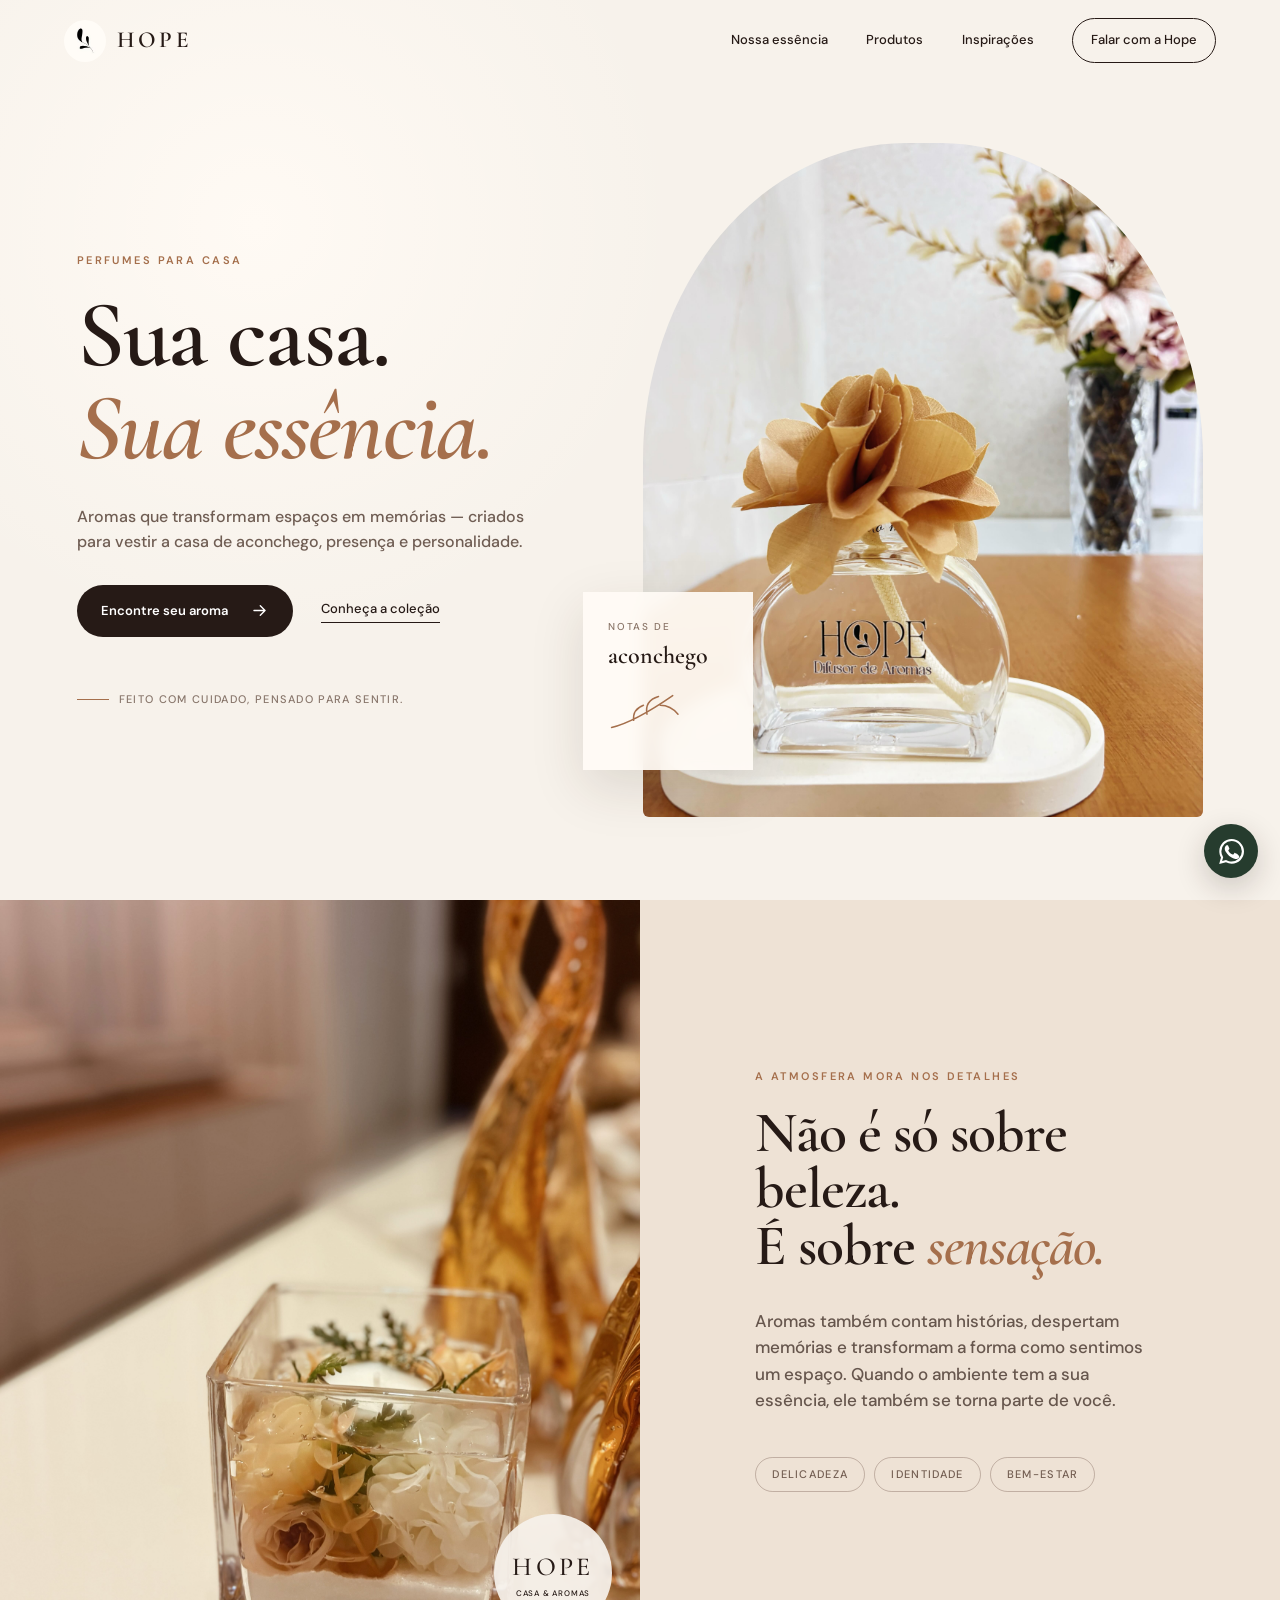
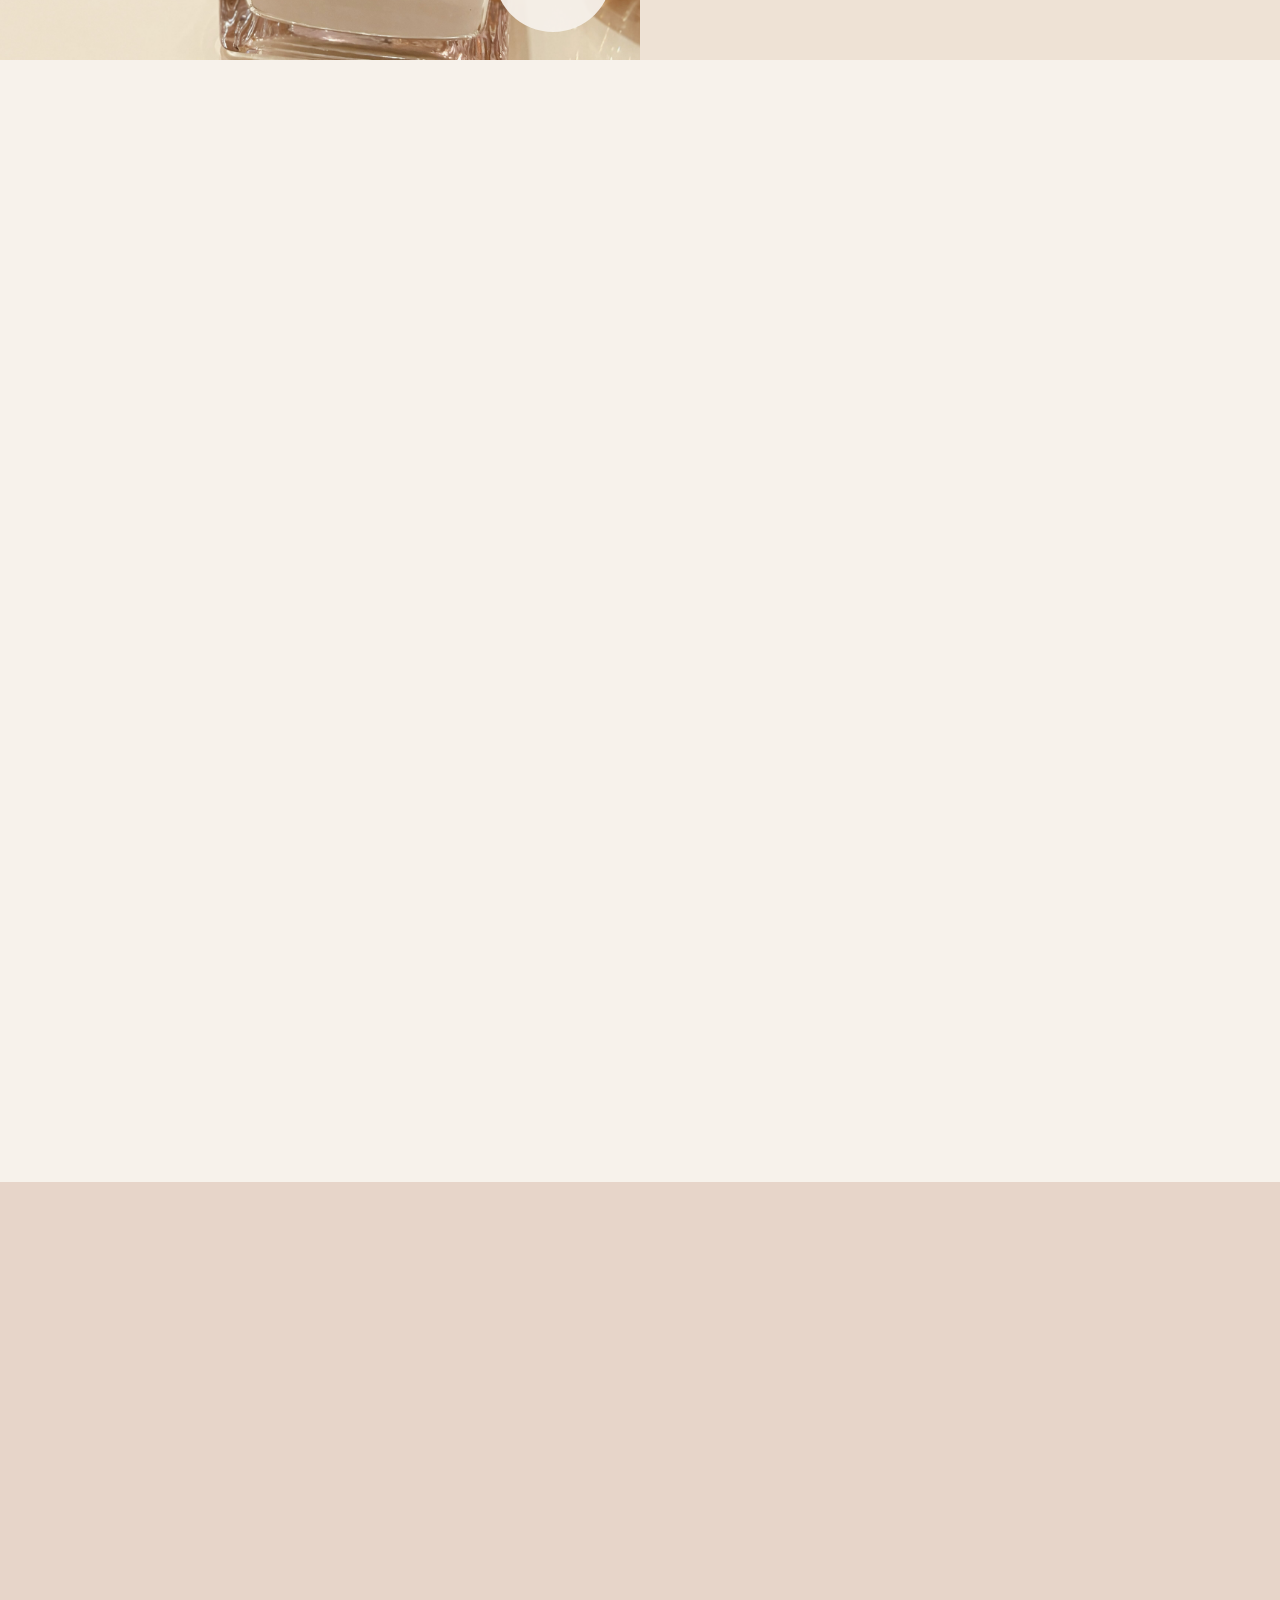
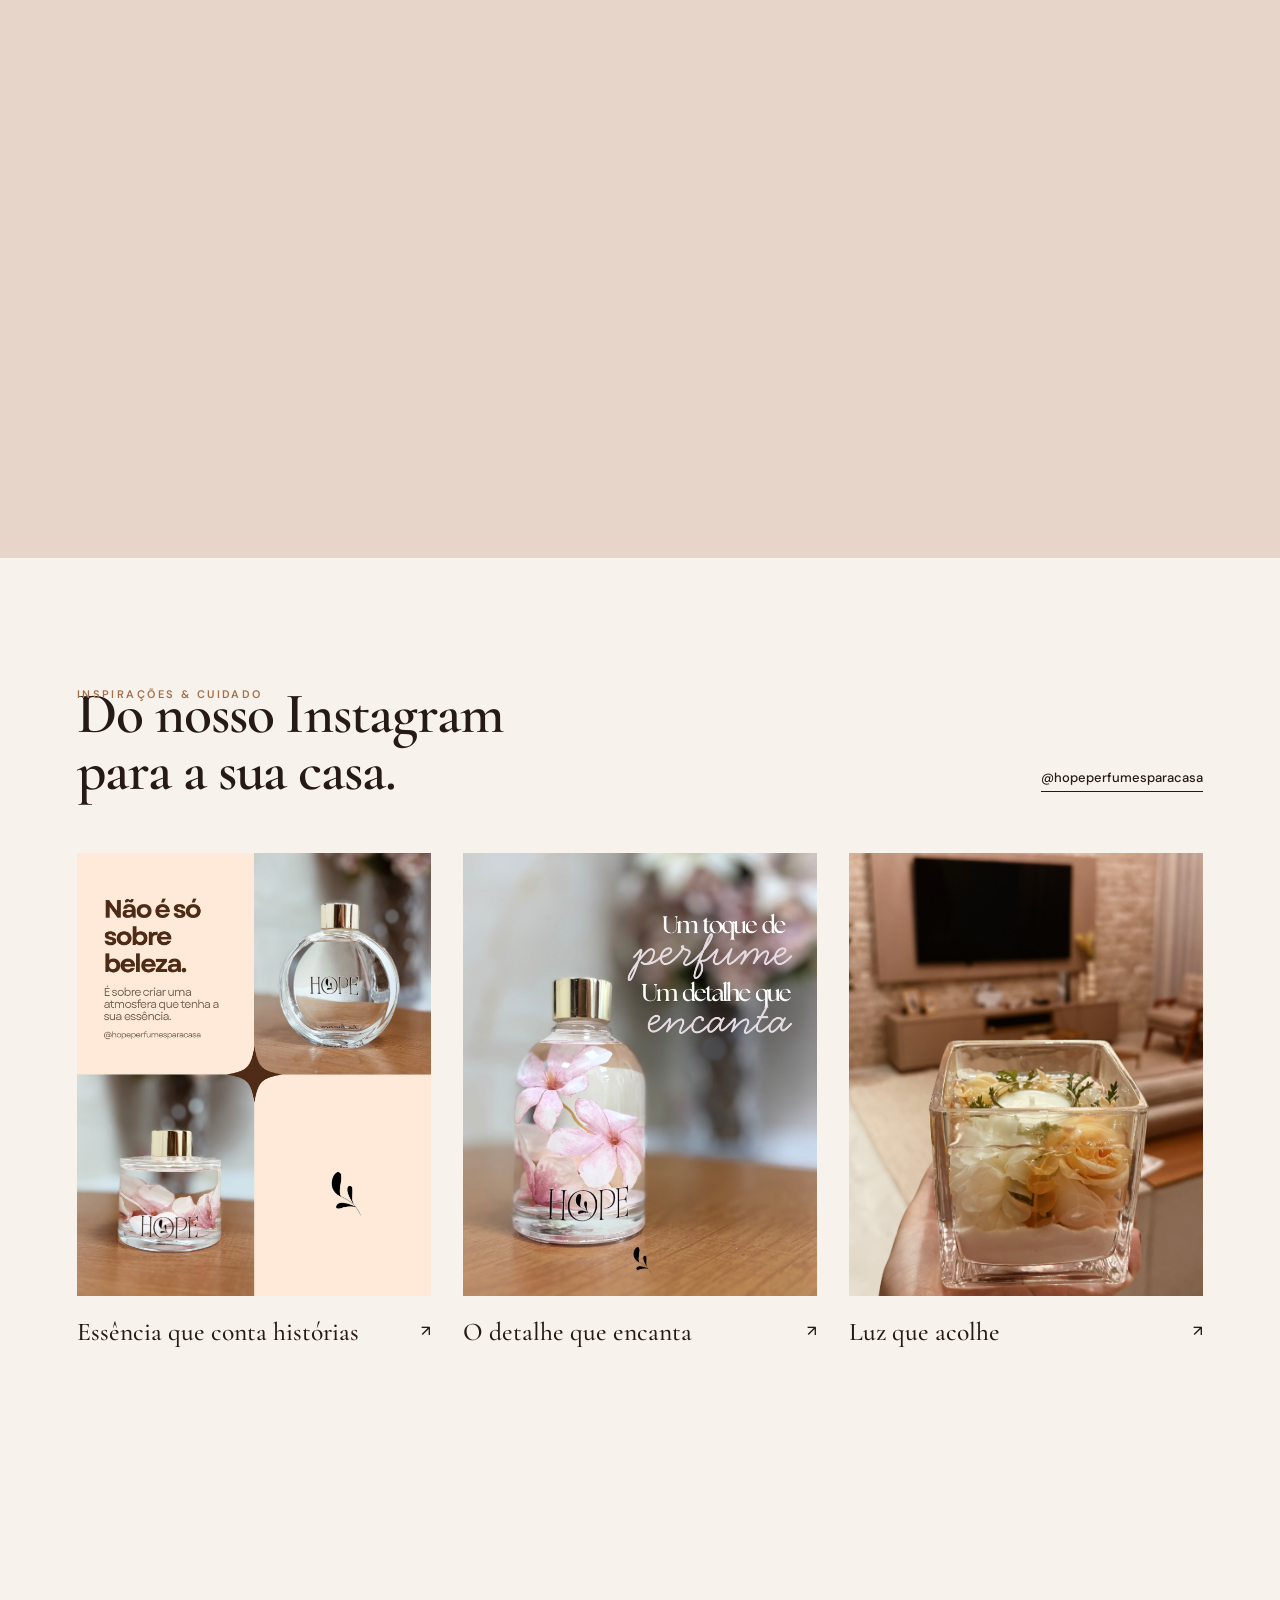
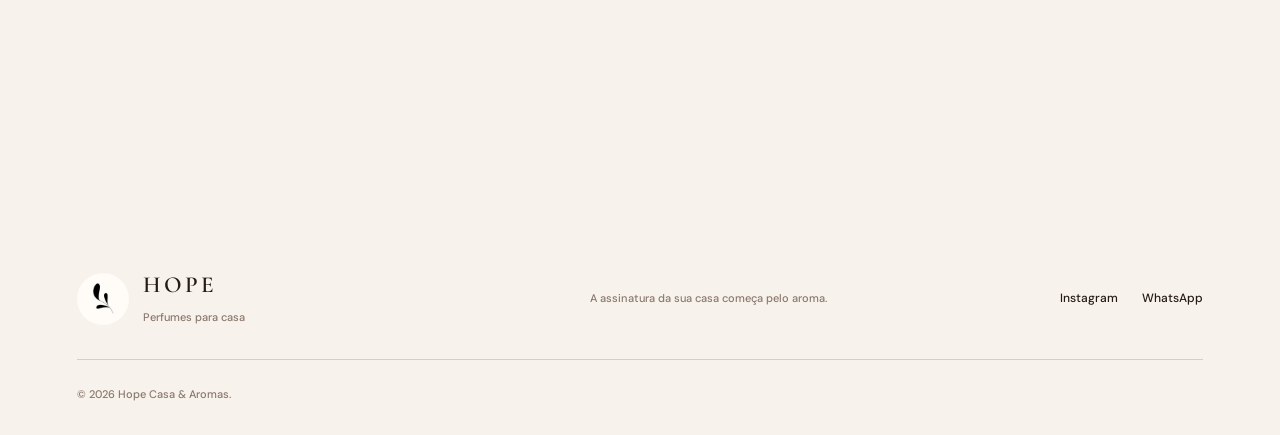
<file: index.html>
<!doctype html>
<html lang="pt-BR">
  <head>
    <meta charset="UTF-8" />
    <meta name="viewport" content="width=device-width, initial-scale=1.0" />
    <meta name="theme-color" content="#f6efe7" />
    <meta
      name="description"
      content="Hope Perfumes para Casa — difusores, velas aromáticas e home sprays feitos para dar identidade e aconchego aos seus ambientes."
    />
    <meta property="og:title" content="Hope | Perfumes para Casa" />
    <meta
      property="og:description"
      content="A assinatura da sua casa começa pelo aroma."
    />
    <meta property="og:image" content="hope-post-01.jpg" />
    <link rel="icon" href="hope-00-perfil.jpg" />
    <link rel="preconnect" href="https://fonts.googleapis.com" />
    <link rel="preconnect" href="https://fonts.gstatic.com" crossorigin />
    <link
      href="https://fonts.googleapis.com/css2?family=Cormorant+Garamond:ital,wght@0,600;1,600&family=DM+Sans:wght@400;500;600&display=swap"
      rel="stylesheet"
    />
    <link rel="stylesheet" href="styles.css" />
    <title>Hope | Perfumes para Casa</title>
  </head>
  <body>
    <a class="skip-link" href="#conteudo">Pular para o conteúdo</a>

    <header class="site-header" data-header>
      <a class="brand" href="#inicio" aria-label="Hope — início">
        <img src="hope-00-perfil.jpg" alt="" width="42" height="42" />
        <span>HOPE</span>
      </a>

      <button
        class="menu-toggle"
        type="button"
        aria-label="Abrir menu"
        aria-expanded="false"
        aria-controls="menu-principal"
        data-menu-toggle
      >
        <span></span><span></span>
      </button>

      <nav id="menu-principal" class="main-nav" aria-label="Navegação principal" data-menu>
        <a href="#essencia">Nossa essência</a>
        <a href="#produtos">Produtos</a>
        <a href="#inspiracoes">Inspirações</a>
        <a class="nav-cta" href="https://wa.me/5562992867983?text=Olá%2C%20vim%20pelo%20site%20da%20Hope%20e%20quero%20conhecer%20os%20aromas." target="_blank" rel="noreferrer">Falar com a Hope</a>
      </nav>
    </header>

    <main id="conteudo">
      <section class="hero" id="inicio" aria-labelledby="hero-title">
        <div class="hero-copy reveal">
          <p class="eyebrow">Perfumes para casa</p>
          <h1 id="hero-title">Sua casa.<br /><em>Sua essência.</em></h1>
          <p class="hero-text">
            Aromas que transformam espaços em memórias — criados para vestir a casa de aconchego, presença e personalidade.
          </p>
          <div class="hero-actions">
            <a class="button button-dark" href="https://wa.me/5562992867983?text=Olá%2C%20quero%20encontrar%20o%20aroma%20ideal%20para%20minha%20casa." target="_blank" rel="noreferrer">
              Encontre seu aroma
              <svg viewBox="0 0 24 24" aria-hidden="true"><path d="M5 12h14M13 6l6 6-6 6" /></svg>
            </a>
            <a class="text-link" href="#produtos">Conheça a coleção</a>
          </div>
          <div class="hero-note"><span></span> Feito com cuidado, pensado para sentir.</div>
        </div>

        <div class="hero-visual reveal" data-delay="1">
          <div class="hero-image-wrap">
            <img src="hope-post-09.jpg" alt="Difusor de aromas Hope com flor em tom caramelo" />
          </div>
          <div class="scent-card" aria-hidden="true">
            <span>notas de</span>
            <strong>aconchego</strong>
            <svg viewBox="0 0 88 46"><path d="M4 40C25 35 47 22 73 4M44 25c-2-10 3-17 13-20M29 32c-1-8 3-14 11-17M59 15c8 0 14 3 20 10" /></svg>
          </div>
        </div>
      </section>

      <section class="manifesto" id="essencia">
        <div class="manifesto-image reveal">
          <img src="hope-post-04.jpg" alt="Vela luminária Hope decorada com flores" loading="lazy" />
          <div class="image-seal">HOPE<br /><small>casa & aromas</small></div>
        </div>
        <div class="manifesto-copy reveal" data-delay="1">
          <p class="eyebrow">A atmosfera mora nos detalhes</p>
          <h2>Não é só sobre beleza.<br />É sobre <em>sensação.</em></h2>
          <p>
            Aromas também contam histórias, despertam memórias e transformam a forma como sentimos um espaço. Quando o ambiente tem a sua essência, ele também se torna parte de você.
          </p>
          <ul class="pill-list" aria-label="Qualidades dos produtos">
            <li>Delicadeza</li>
            <li>Identidade</li>
            <li>Bem-estar</li>
          </ul>
        </div>
      </section>

      <section class="products section-pad" id="produtos" aria-labelledby="products-title">
        <div class="section-heading reveal">
          <div>
            <p class="eyebrow">Para cada momento</p>
            <h2 id="products-title">Escolha como<br />perfumar a sua casa</h2>
          </div>
          <p>Peças que perfumam, decoram e transformam pequenos rituais em experiências especiais.</p>
        </div>

        <div class="product-grid">
          <article class="product-card product-card-featured reveal">
            <div class="product-image">
              <img src="hope-post-06.jpg" alt="Dois difusores Hope decorados com flores" loading="lazy" />
              <span class="product-number">01</span>
            </div>
            <div class="product-info">
              <div><span>Perfuma continuamente</span><h3>Difusores de aromas</h3></div>
              <a href="https://wa.me/5562992867983?text=Olá%2C%20quero%20saber%20mais%20sobre%20os%20difusores%20de%20aromas." target="_blank" rel="noreferrer" aria-label="Consultar difusores de aromas">
                <svg viewBox="0 0 24 24" aria-hidden="true"><path d="M5 12h14M13 6l6 6-6 6" /></svg>
              </a>
            </div>
          </article>

          <article class="product-card reveal" data-delay="1">
            <div class="product-image">
              <img src="hope-post-10.jpg" alt="Velas aromáticas Hope em recipientes florais" loading="lazy" />
              <span class="product-number">02</span>
            </div>
            <div class="product-info">
              <div><span>Luz, perfume e acolhimento</span><h3>Velas aromáticas</h3></div>
              <a href="https://wa.me/5562992867983?text=Olá%2C%20quero%20saber%20mais%20sobre%20as%20velas%20aromáticas." target="_blank" rel="noreferrer" aria-label="Consultar velas aromáticas">
                <svg viewBox="0 0 24 24" aria-hidden="true"><path d="M5 12h14M13 6l6 6-6 6" /></svg>
              </a>
            </div>
          </article>

          <article class="product-card reveal" data-delay="2">
            <div class="product-image">
              <img src="hope-post-07.jpg" alt="Conjunto Hope com perfume e sabonete líquido" loading="lazy" />
              <span class="product-number">03</span>
            </div>
            <div class="product-info">
              <div><span>Uma dupla que encanta</span><h3>Kits & presentes</h3></div>
              <a href="https://wa.me/5562992867983?text=Olá%2C%20quero%20conhecer%20os%20kits%20e%20opções%20para%20presente." target="_blank" rel="noreferrer" aria-label="Consultar kits e presentes">
                <svg viewBox="0 0 24 24" aria-hidden="true"><path d="M5 12h14M13 6l6 6-6 6" /></svg>
              </a>
            </div>
          </article>
        </div>
      </section>

      <section class="ritual section-pad" aria-labelledby="ritual-title">
        <div class="ritual-copy reveal">
          <p class="eyebrow">O ritual Hope</p>
          <h2 id="ritual-title">Um aroma pode mudar<br />o ritmo do seu dia.</h2>
          <div class="ritual-steps">
            <div><span>01</span><p><strong>Escolha</strong> a sensação que deseja trazer para o ambiente.</p></div>
            <div><span>02</span><p><strong>Permita</strong> que a fragrância encontre cada cantinho.</p></div>
            <div><span>03</span><p><strong>Respire.</strong> Sua casa agora carrega a sua assinatura.</p></div>
          </div>
        </div>
        <div class="ritual-image reveal" data-delay="1">
          <img src="hope-post-11.jpg" alt="Sabonete líquido e difusor Hope sobre bandeja" loading="lazy" />
          <blockquote>“Um toque de perfume,<br />cuidado e aconchego.”</blockquote>
        </div>
      </section>

      <section class="journal section-pad" id="inspiracoes" aria-labelledby="journal-title">
        <div class="journal-heading reveal">
          <p class="eyebrow">Inspirações & cuidado</p>
          <h2 id="journal-title">Do nosso Instagram<br />para a sua casa.</h2>
          <a class="text-link" href="https://www.instagram.com/hopeperfumesparacasa/" target="_blank" rel="noreferrer">@hopeperfumesparacasa</a>
        </div>
        <div class="journal-grid">
          <a class="journal-card reveal" href="https://www.instagram.com/hopeperfumesparacasa/p/DdkCA9WBp-V/" target="_blank" rel="noreferrer">
            <img src="hope-post-01.jpg" alt="Publicação Hope sobre beleza e essência" loading="lazy" />
            <span>Essência que conta histórias</span>
          </a>
          <a class="journal-card reveal" data-delay="1" href="https://www.instagram.com/hopeperfumesparacasa/p/DdhPggyRqJK/" target="_blank" rel="noreferrer">
            <img src="hope-post-02.jpg" alt="Difusor Hope com flores rosas" loading="lazy" />
            <span>O detalhe que encanta</span>
          </a>
          <a class="journal-card reveal" data-delay="2" href="https://www.instagram.com/hopeperfumesparacasa/p/DcL9nyQlkZf/" target="_blank" rel="noreferrer">
            <img src="hope-post-04-2.jpg" alt="Detalhe de vela luminária Hope" loading="lazy" />
            <span>Luz que acolhe</span>
          </a>
        </div>
      </section>

      <section class="cta-band reveal" aria-labelledby="cta-title">
        <div class="cta-mark" aria-hidden="true">H</div>
        <div>
          <p class="eyebrow">Vamos encontrar sua essência?</p>
          <h2 id="cta-title">Conte como você quer<br />sentir a sua casa.</h2>
        </div>
        <a class="button button-light" href="https://wa.me/5562992867983?text=Olá%2C%20vim%20pelo%20site%20e%20quero%20ajuda%20para%20escolher%20meu%20aroma." target="_blank" rel="noreferrer">
          Conversar no WhatsApp
          <svg viewBox="0 0 24 24" aria-hidden="true"><path d="M5 12h14M13 6l6 6-6 6" /></svg>
        </a>
      </section>
    </main>

    <footer class="site-footer">
      <div class="footer-brand">
        <img src="hope-00-perfil.jpg" alt="" width="52" height="52" />
        <div><strong>HOPE</strong><span>Perfumes para casa</span></div>
      </div>
      <p>A assinatura da sua casa começa pelo aroma.</p>
      <div class="footer-links">
        <a href="https://www.instagram.com/hopeperfumesparacasa/" target="_blank" rel="noreferrer">Instagram</a>
        <a href="https://wa.me/5562992867983" target="_blank" rel="noreferrer">WhatsApp</a>
      </div>
      <small>© <span data-year></span> Hope Casa & Aromas.</small>
    </footer>

    <a class="whatsapp-float" href="https://wa.me/5562992867983?text=Olá%2C%20vim%20pelo%20site%20da%20Hope." target="_blank" rel="noreferrer" aria-label="Falar com a Hope pelo WhatsApp">
      <svg viewBox="0 0 24 24" aria-hidden="true"><path d="M20.5 3.5A11.8 11.8 0 0 0 12.1 0C5.6 0 .3 5.3.3 11.8c0 2.1.5 4.1 1.6 5.9L.2 24l6.5-1.7a11.9 11.9 0 0 0 5.4 1.4h.1c6.5 0 11.8-5.3 11.8-11.8 0-3.2-1.2-6.1-3.5-8.4Zm-8.4 18.2c-1.7 0-3.4-.5-4.9-1.3l-.4-.2-3.8 1 1-3.7-.2-.4a9.8 9.8 0 0 1-1.5-5.3 9.8 9.8 0 0 1 9.8-9.8c2.6 0 5 1 6.9 2.9a9.7 9.7 0 0 1 2.9 7 9.8 9.8 0 0 1-9.8 9.8Zm5.4-7.3c-.3-.2-1.8-.9-2.1-1-.3-.1-.5-.2-.7.2-.2.3-.8 1-.9 1.2-.2.2-.3.2-.6.1-1.8-.9-3-1.6-4.2-3.7-.3-.5.3-.5.9-1.7.1-.2 0-.4 0-.6l-1-2.3c-.3-.6-.5-.5-.7-.5h-.6c-.2 0-.6.1-.9.4-.3.3-1.2 1.2-1.2 2.9s1.3 3.4 1.5 3.6c.2.2 2.5 3.8 6 5.3.8.4 1.5.6 2 .7.8.3 1.6.2 2.2.1.7-.1 1.8-.7 2-1.4.2-.7.2-1.3.2-1.4-.1-.1-.3-.2-.6-.4Z" /></svg>
    </a>

    <script src="script.js"></script>
  </body>
</html>
</file>
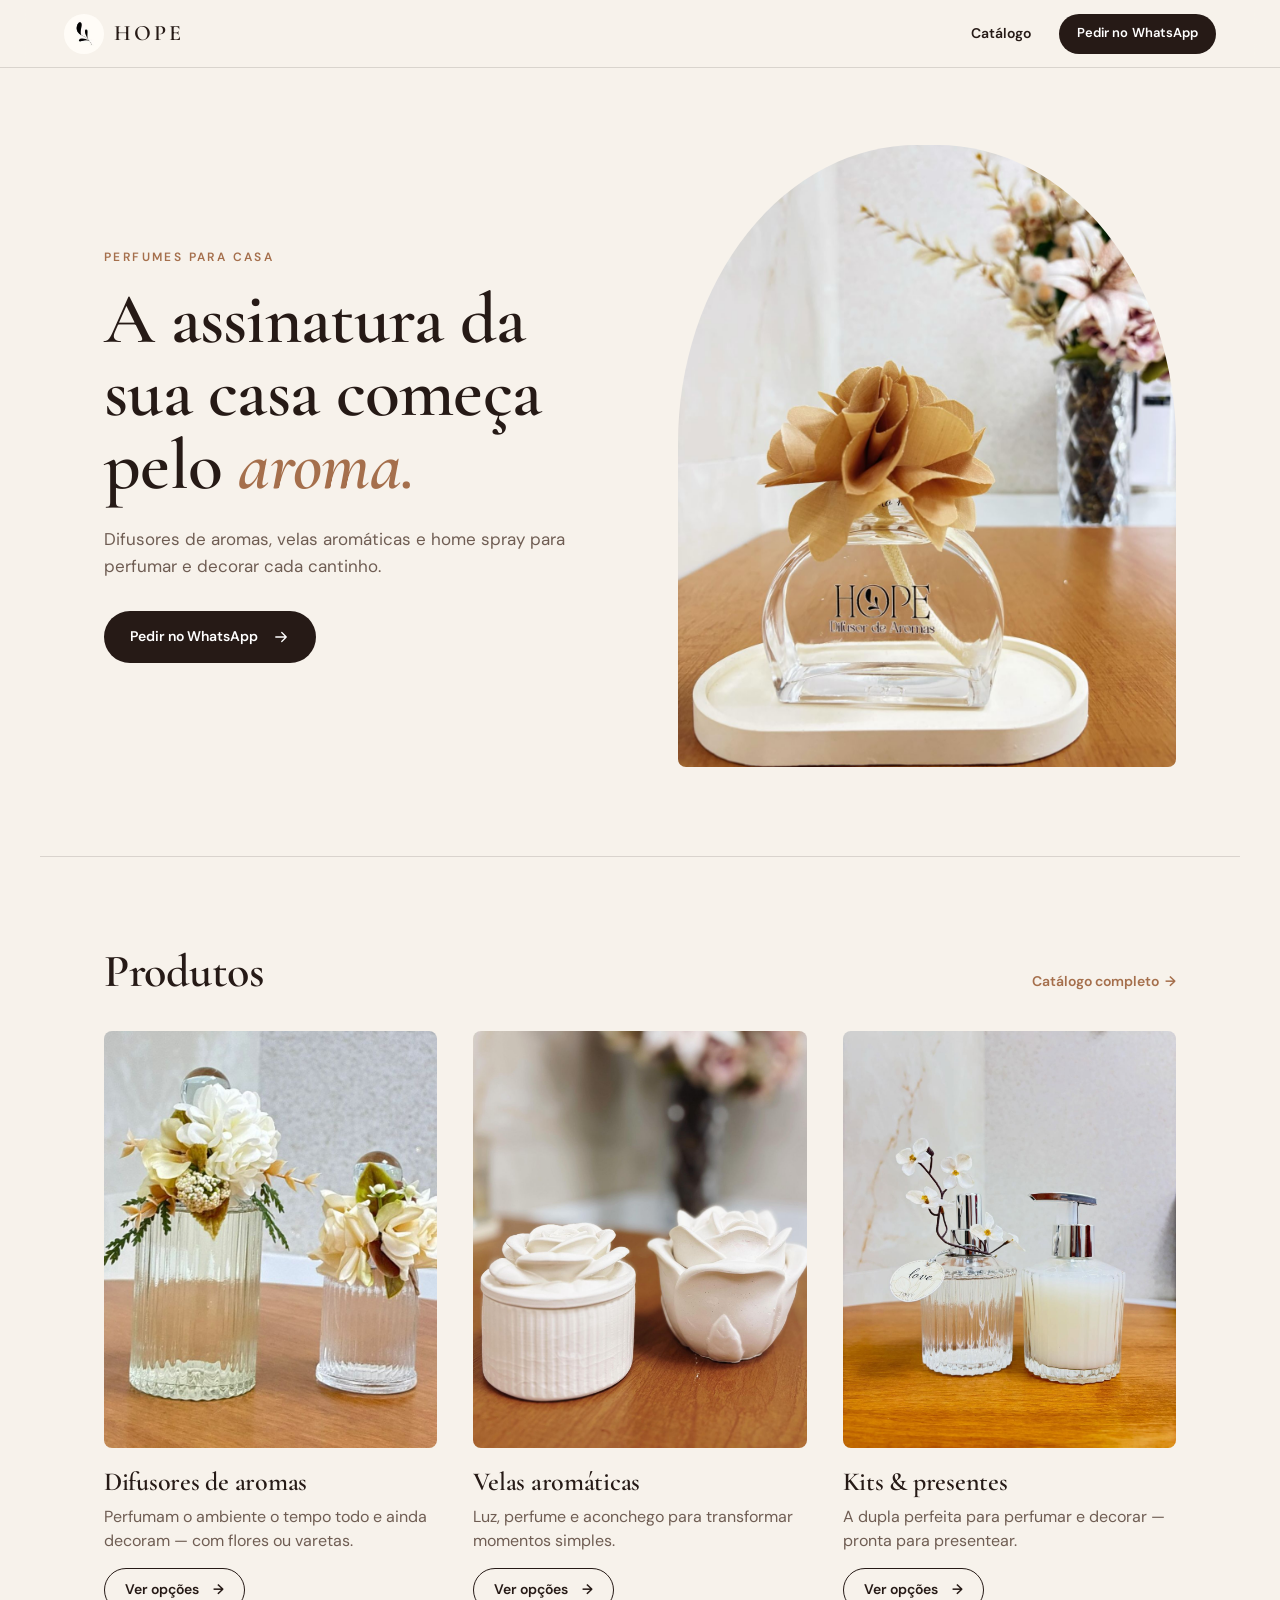
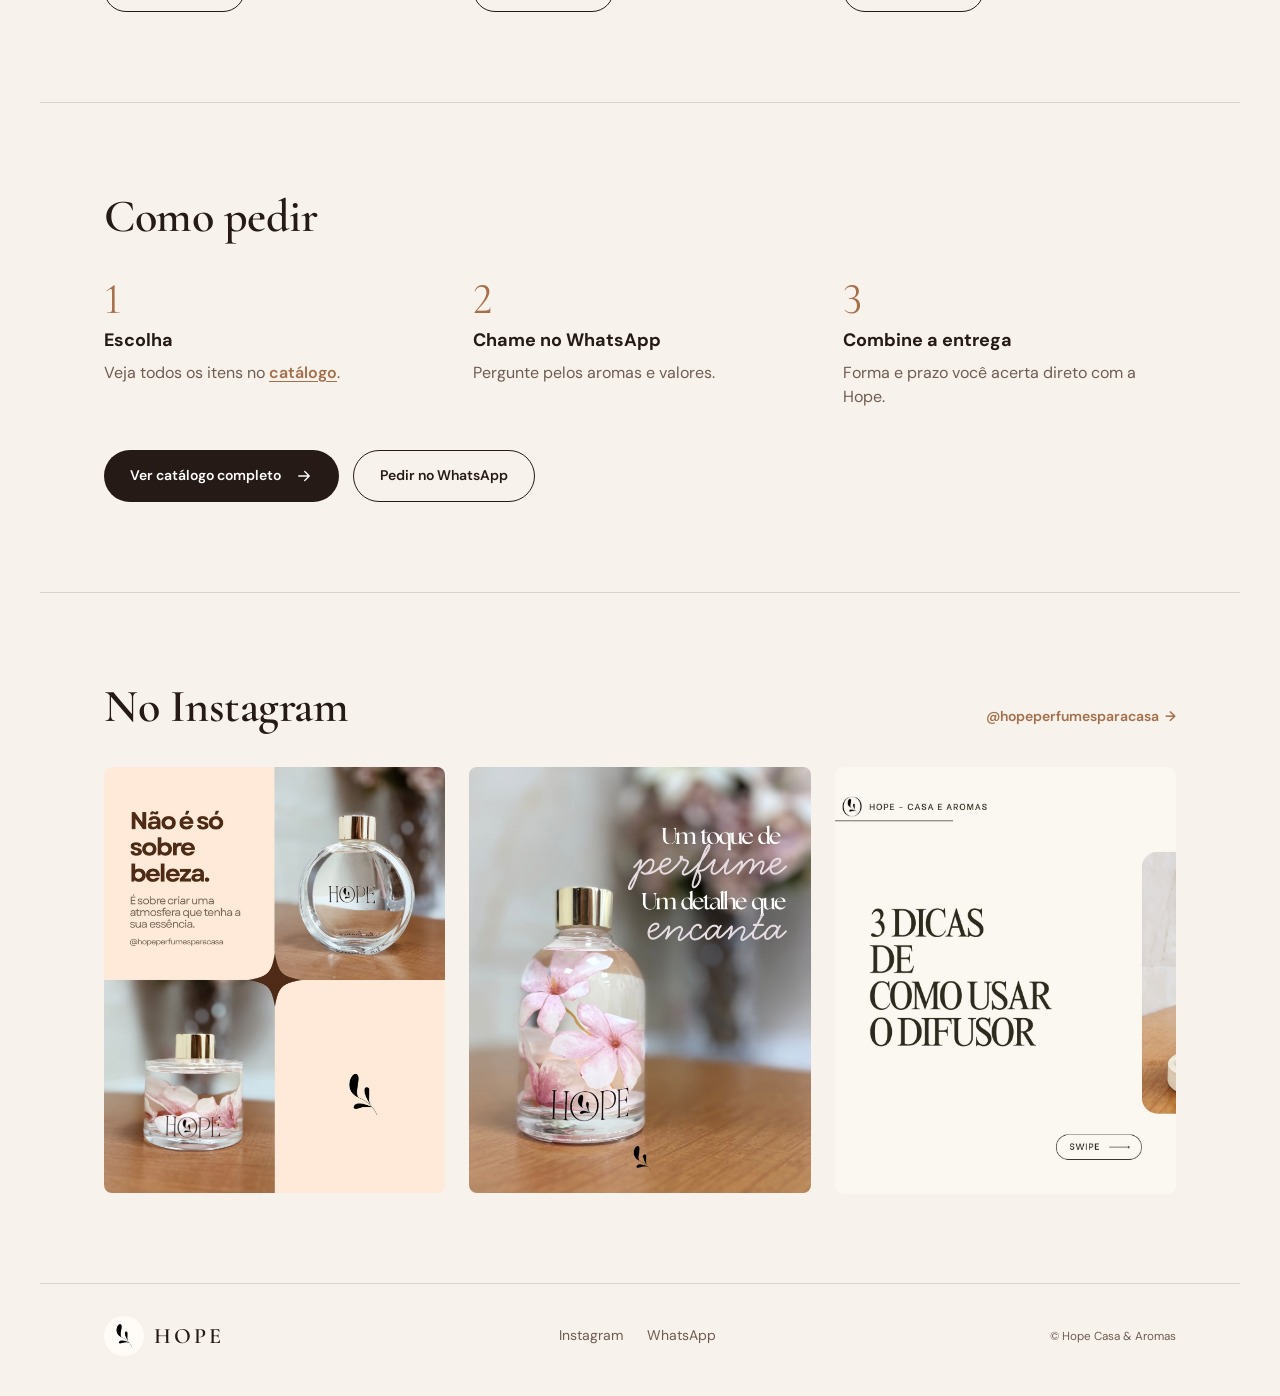
<file: cf-site/index.html>
<!doctype html>
<html lang="pt-BR">
  <head>
    <meta charset="UTF-8" />
    <meta name="viewport" content="width=device-width, initial-scale=1.0" />
    <meta name="theme-color" content="#f7f2eb" />
    <meta
      name="description"
      content="Hope Perfumes para Casa — difusores de aromas, velas aromáticas e home spray. Peça pelo WhatsApp."
    />
    <meta property="og:title" content="Hope | Perfumes para Casa" />
    <meta property="og:description" content="A assinatura da sua casa começa pelo aroma." />
    <meta property="og:image" content="https://wild-salad-47cb.danilomartinelliv.workers.dev/hope-post-09.jpg" />
    <link rel="icon" href="hope-00-perfil.jpg" />
    <link rel="preconnect" href="https://fonts.googleapis.com" />
    <link rel="preconnect" href="https://fonts.gstatic.com" crossorigin />
    <link
      href="https://fonts.googleapis.com/css2?family=Cormorant+Garamond:ital,wght@0,600;1,600&family=DM+Sans:wght@400;500;600&display=swap"
      rel="stylesheet"
    />
    <link rel="stylesheet" href="styles.css" />
    <title>Hope | Perfumes para Casa</title>
  </head>
  <body>
    <header class="site-header">
      <a class="brand" href="#inicio" aria-label="Hope — início">
        <img src="hope-00-perfil.jpg" alt="" width="40" height="40" />
        <span>HOPE</span>
      </a>
      <div class="header-actions">
        <a class="header-link" href="catalogo.html">Catálogo</a>
        <a class="button button-small" href="https://wa.me/5562992867983?text=Olá%2C%20vim%20pelo%20site%20da%20Hope." target="_blank" rel="noreferrer">
          <span class="hide-sm">Pedir no </span>WhatsApp
        </a>
      </div>
    </header>

    <main>
      <section class="hero wrap" id="inicio">
        <div class="hero-copy">
          <p class="eyebrow">Perfumes para casa</p>
          <h1>A assinatura da sua casa começa pelo <em>aroma.</em></h1>
          <p class="lead">Difusores de aromas, velas aromáticas e home spray para perfumar e decorar cada cantinho.</p>
          <a class="button" href="https://wa.me/5562992867983?text=Olá%2C%20quero%20encontrar%20o%20aroma%20ideal%20para%20minha%20casa." target="_blank" rel="noreferrer">
            Pedir no WhatsApp
            <svg viewBox="0 0 24 24" aria-hidden="true"><path d="M5 12h14M13 6l6 6-6 6" /></svg>
          </a>
        </div>
        <div class="hero-image">
          <img src="hope-post-09.jpg" alt="Difusor de aromas Hope com flor em tom caramelo" width="1200" height="1600" />
        </div>
      </section>

      <section class="section wrap" id="produtos" aria-labelledby="produtos-titulo">
        <div class="section-head">
          <h2 id="produtos-titulo">Produtos</h2>
          <a class="more" href="catalogo.html">Catálogo completo <span aria-hidden="true">→</span></a>
        </div>
        <div class="product-grid">
          <a class="product" href="catalogo.html#difusores">
            <img src="hope-post-06.jpg" alt="Dois difusores Hope decorados com flores" loading="lazy" width="1031" height="1031" />
            <h3>Difusores de aromas</h3>
            <p>Perfumam o ambiente o tempo todo e ainda decoram — com flores ou varetas.</p>
            <span class="button button-outline">Ver opções <span aria-hidden="true">→</span></span>
          </a>
          <a class="product" href="catalogo.html#velas">
            <img src="hope-post-10.jpg" alt="Velas aromáticas Hope em recipientes em forma de flor" loading="lazy" width="1600" height="1600" />
            <h3>Velas aromáticas</h3>
            <p>Luz, perfume e aconchego para transformar momentos simples.</p>
            <span class="button button-outline">Ver opções <span aria-hidden="true">→</span></span>
          </a>
          <a class="product" href="catalogo.html#kits">
            <img src="hope-post-07.jpg" alt="Conjunto Hope com perfume e sabonete líquido" loading="lazy" width="1200" height="1600" />
            <h3>Kits &amp; presentes</h3>
            <p>A dupla perfeita para perfumar e decorar — pronta para presentear.</p>
            <span class="button button-outline">Ver opções <span aria-hidden="true">→</span></span>
          </a>
        </div>
      </section>

      <section class="section wrap how" aria-labelledby="como-titulo">
        <h2 id="como-titulo">Como pedir</h2>
        <ol class="steps">
          <li><strong>Escolha</strong><span>Veja todos os itens no <a class="inline-link" href="catalogo.html">catálogo</a>.</span></li>
          <li><strong>Chame no WhatsApp</strong><span>Pergunte pelos aromas e valores.</span></li>
          <li><strong>Combine a entrega</strong><span>Forma e prazo você acerta direto com a Hope.</span></li>
        </ol>
        <div class="actions">
          <a class="button" href="catalogo.html">
            Ver catálogo completo
            <svg viewBox="0 0 24 24" aria-hidden="true"><path d="M5 12h14M13 6l6 6-6 6" /></svg>
          </a>
          <a class="button button-outline" href="https://wa.me/5562992867983?text=Olá%2C%20vim%20pelo%20site%20e%20quero%20fazer%20um%20pedido." target="_blank" rel="noreferrer">
            Pedir no WhatsApp
          </a>
        </div>
      </section>

      <section class="section wrap" aria-labelledby="insta-titulo">
        <div class="insta-head">
          <h2 id="insta-titulo">No Instagram</h2>
          <a class="more" href="https://www.instagram.com/hopeperfumesparacasa/" target="_blank" rel="noreferrer">@hopeperfumesparacasa <span aria-hidden="true">→</span></a>
        </div>
        <div class="insta-grid">
          <a href="https://www.instagram.com/hopeperfumesparacasa/p/DdkCA9WBp-V/" target="_blank" rel="noreferrer">
            <img src="hope-post-01.jpg" alt="Publicação Hope: não é só sobre beleza" loading="lazy" width="1280" height="1600" />
          </a>
          <a href="https://www.instagram.com/hopeperfumesparacasa/p/DdhPggyRqJK/" target="_blank" rel="noreferrer">
            <img src="hope-post-02.jpg" alt="Difusor Hope com flores rosas" loading="lazy" width="1280" height="1600" />
          </a>
          <a href="https://www.instagram.com/hopeperfumesparacasa/p/DYhYd1plmXp/" target="_blank" rel="noreferrer">
            <img src="hope-post-08.jpg" alt="Publicação Hope: 3 dicas de como usar o difusor" loading="lazy" width="1080" height="1350" />
          </a>
        </div>
      </section>
    </main>

    <footer class="site-footer wrap">
      <div class="brand">
        <img src="hope-00-perfil.jpg" alt="" width="40" height="40" />
        <span>HOPE</span>
      </div>
      <nav class="footer-links" aria-label="Contato">
        <a href="https://www.instagram.com/hopeperfumesparacasa/" target="_blank" rel="noreferrer">Instagram</a>
        <a href="https://wa.me/5562992867983" target="_blank" rel="noreferrer">WhatsApp</a>
      </nav>
      <small>© Hope Casa &amp; Aromas</small>
    </footer>
  </body>
</html>
</file>
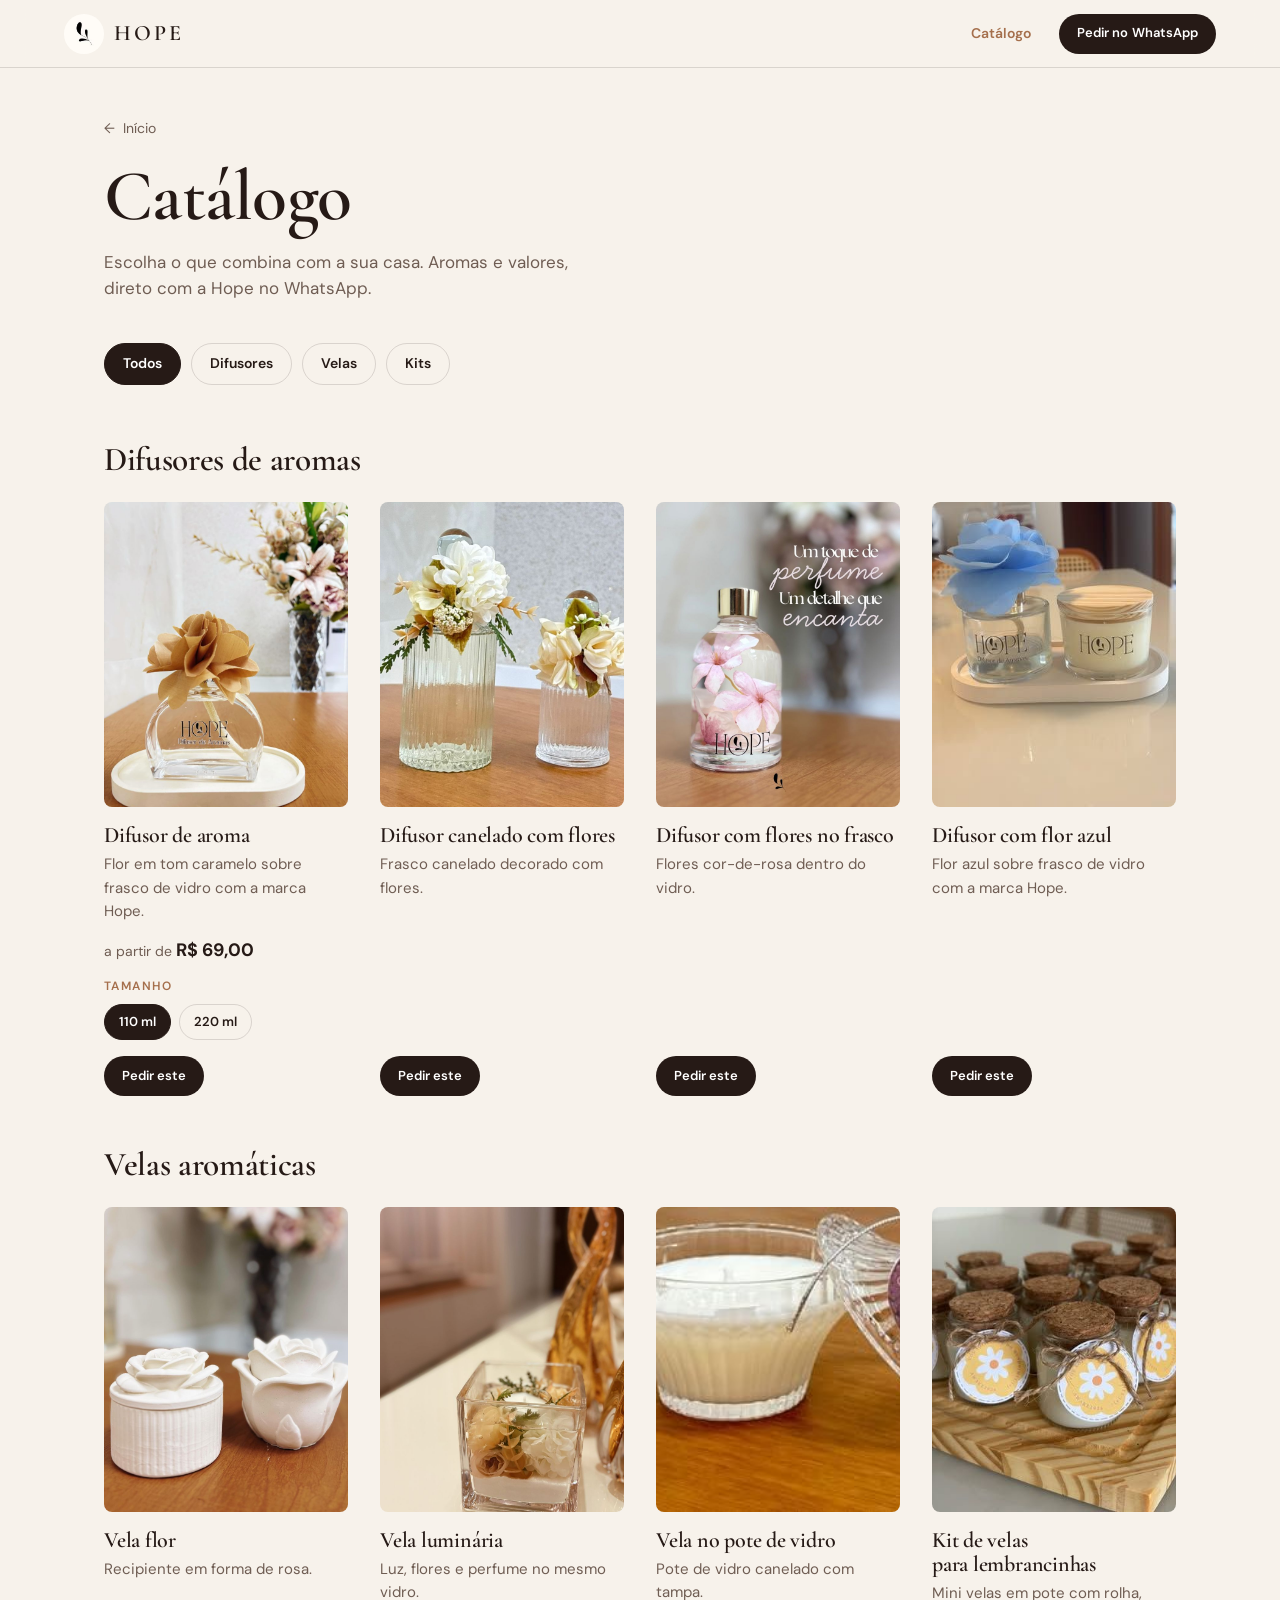
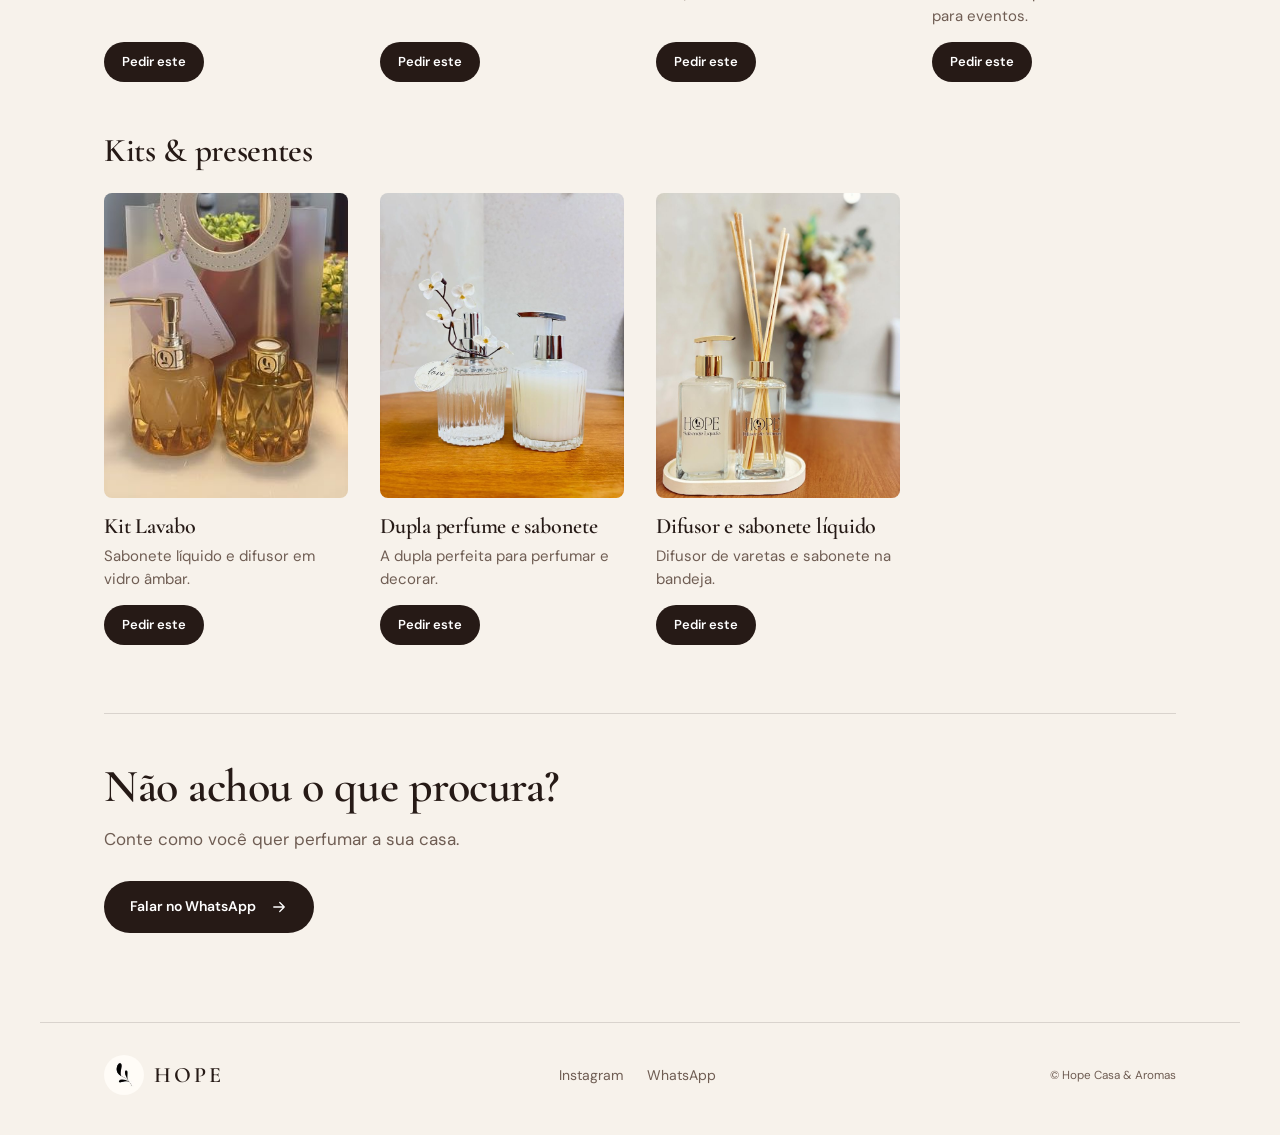
<file: cf-site/catalogo.html>
<!doctype html>
<html lang="pt-BR">
  <head>
    <meta charset="UTF-8" />
    <meta name="viewport" content="width=device-width, initial-scale=1.0" />
    <meta name="theme-color" content="#f7f2eb" />
    <meta name="description" content="Catálogo Hope Perfumes para Casa — difusores, velas aromáticas e kits. Peça pelo WhatsApp." />
    <meta property="og:title" content="Catálogo | Hope Perfumes para Casa" />
    <meta property="og:description" content="Difusores, velas aromáticas e kits. Peça pelo WhatsApp." />
    <meta property="og:image" content="https://wild-salad-47cb.danilomartinelliv.workers.dev/hope-post-09.jpg" />
    <link rel="icon" href="hope-00-perfil.jpg" />
    <link rel="preconnect" href="https://fonts.googleapis.com" />
    <link rel="preconnect" href="https://fonts.gstatic.com" crossorigin />
    <link
      href="https://fonts.googleapis.com/css2?family=Cormorant+Garamond:ital,wght@0,600;1,600&family=DM+Sans:wght@400;500;600&display=swap"
      rel="stylesheet"
    />
    <link rel="stylesheet" href="styles.css" />
    <title>Catálogo | Hope Perfumes para Casa</title>
  </head>
  <body>
    <header class="site-header">
      <a class="brand" href="index.html" aria-label="Hope — início">
        <img src="hope-00-perfil.jpg" alt="" width="40" height="40" />
        <span>HOPE</span>
      </a>
      <div class="header-actions">
        <a class="header-link" href="catalogo.html" aria-current="page">Catálogo</a>
        <a class="button button-small" href="https://wa.me/5562992867983?text=Olá%2C%20vim%20pelo%20catálogo%20da%20Hope." target="_blank" rel="noreferrer">
          <span class="hide-sm">Pedir no </span>WhatsApp
        </a>
      </div>
    </header>

    <main class="wrap catalog">
      <a class="back" href="index.html"><span aria-hidden="true">←</span> Início</a>
      <h1>Catálogo</h1>
      <p class="lead">Escolha o que combina com a sua casa. Aromas e valores, direto com a Hope no WhatsApp.</p>

      <nav class="filters" aria-label="Filtrar por tipo">
        <a href="#todos" data-filtro="todos">Todos</a>
        <a href="#difusores" data-filtro="difusores">Difusores</a>
        <a href="#velas" data-filtro="velas">Velas</a>
        <a href="#kits" data-filtro="kits">Kits</a>
      </nav>

      <!-- Para incluir um item: copie um <article>, troque foto, nome, texto e o data-item do botão. -->

      <section class="cat-group" data-grupo="difusores" aria-labelledby="g-difusores">
        <h2 id="g-difusores">Difusores de aromas</h2>
        <div class="cat-grid">
          <article class="item">
            <img src="cat-difusor-flor-caramelo.jpg" alt="Difusor de aroma Hope com flor em tom caramelo" loading="lazy" width="750" height="1000" />
            <h3>Difusor de aroma</h3>
            <p>Flor em tom caramelo sobre frasco de vidro com a marca Hope.</p>
            <p class="preco">a partir de <strong>R$ 69,00</strong></p>
            <fieldset class="tamanhos">
              <legend>Tamanho</legend>
              <label><input type="radio" name="tam-difusor-aroma" value="110 ml" checked /><span>110 ml</span></label>
              <label><input type="radio" name="tam-difusor-aroma" value="220 ml" /><span>220 ml</span></label>
            </fieldset>
            <a class="pedir" href="https://wa.me/5562992867983" data-item="Difusor de aroma" target="_blank" rel="noreferrer">Pedir este</a>
          </article>
          <article class="item">
            <img src="cat-difusor-flores-canelado.jpg" alt="Dois difusores Hope em frasco canelado com flores" loading="lazy" width="1000" height="1000" />
            <h3>Difusor canelado com flores</h3>
            <p>Frasco canelado decorado com flores.</p>
            <a class="pedir" href="https://wa.me/5562992867983" data-item="Difusor canelado com flores" target="_blank" rel="noreferrer">Pedir este</a>
          </article>
          <article class="item">
            <img src="cat-difusor-flores-no-frasco.jpg" alt="Difusor Hope com flores cor-de-rosa dentro do frasco" loading="lazy" width="800" height="1000" />
            <h3>Difusor com flores no frasco</h3>
            <p>Flores cor-de-rosa dentro do vidro.</p>
            <a class="pedir" href="https://wa.me/5562992867983" data-item="Difusor com flores no frasco" target="_blank" rel="noreferrer">Pedir este</a>
          </article>
          <article class="item">
            <img src="cat-difusor-flor-azul.jpg" alt="Difusor Hope com flor azul ao lado de uma vela" loading="lazy" width="320" height="400" />
            <h3>Difusor com flor azul</h3>
            <p>Flor azul sobre frasco de vidro com a marca Hope.</p>
            <a class="pedir" href="https://wa.me/5562992867983" data-item="Difusor com flor azul" target="_blank" rel="noreferrer">Pedir este</a>
          </article>
        </div>
      </section>

      <section class="cat-group" data-grupo="velas" aria-labelledby="g-velas">
        <h2 id="g-velas">Velas aromáticas</h2>
        <div class="cat-grid">
          <article class="item">
            <img src="cat-vela-flor.jpg" alt="Duas velas Hope em recipientes em forma de rosa" loading="lazy" width="1000" height="1000" />
            <h3>Vela flor</h3>
            <p>Recipiente em forma de rosa.</p>
            <a class="pedir" href="https://wa.me/5562992867983" data-item="Vela flor" target="_blank" rel="noreferrer">Pedir este</a>
          </article>
          <article class="item">
            <img src="cat-vela-luminaria.jpg" alt="Vela luminária Hope com flores dentro do vidro" loading="lazy" width="901" height="1000" />
            <h3>Vela luminária</h3>
            <p>Luz, flores e perfume no mesmo vidro.</p>
            <a class="pedir" href="https://wa.me/5562992867983" data-item="Vela luminária" target="_blank" rel="noreferrer">Pedir este</a>
          </article>
          <article class="item">
            <img src="cat-vela-pote-de-vidro.jpg" alt="Vela Hope em pote de vidro canelado com tampa" loading="lazy" width="320" height="234" style="object-position: 30% center" />
            <h3>Vela no pote de vidro</h3>
            <p>Pote de vidro canelado com tampa.</p>
            <a class="pedir" href="https://wa.me/5562992867983" data-item="Vela no pote de vidro" target="_blank" rel="noreferrer">Pedir este</a>
          </article>
          <article class="item">
            <img src="cat-velas-lembrancinha.jpg" alt="Mini velas Hope em potes com rolha e etiqueta de flor" loading="lazy" width="320" height="400" />
            <h3>Kit de velas para lembrancinhas</h3>
            <p>Mini velas em pote com rolha, para eventos.</p>
            <a class="pedir" href="https://wa.me/5562992867983" data-item="Kit de velas para lembrancinhas" target="_blank" rel="noreferrer">Pedir este</a>
          </article>
        </div>
      </section>

      <section class="cat-group" data-grupo="kits" aria-labelledby="g-kits">
        <h2 id="g-kits">Kits &amp; presentes</h2>
        <div class="cat-grid">
          <article class="item">
            <img src="cat-kit-lavabo.jpg" alt="Kit Lavabo Hope com sabonete líquido e difusor em vidro âmbar" loading="lazy" width="320" height="400" />
            <h3>Kit Lavabo</h3>
            <p>Sabonete líquido e difusor em vidro âmbar.</p>
            <a class="pedir" href="https://wa.me/5562992867983" data-item="Kit Lavabo" target="_blank" rel="noreferrer">Pedir este</a>
          </article>
          <article class="item">
            <img src="cat-kit-perfume-sabonete.jpg" alt="Conjunto Hope com perfume e sabonete líquido" loading="lazy" width="750" height="1000" />
            <h3>Dupla perfume e sabonete</h3>
            <p>A dupla perfeita para perfumar e decorar.</p>
            <a class="pedir" href="https://wa.me/5562992867983" data-item="Dupla perfume e sabonete" target="_blank" rel="noreferrer">Pedir este</a>
          </article>
          <article class="item">
            <img src="cat-kit-difusor-sabonete.jpg" alt="Sabonete líquido e difusor de varetas Hope sobre bandeja" loading="lazy" width="750" height="1000" />
            <h3>Difusor e sabonete líquido</h3>
            <p>Difusor de varetas e sabonete na bandeja.</p>
            <a class="pedir" href="https://wa.me/5562992867983" data-item="Difusor e sabonete líquido" target="_blank" rel="noreferrer">Pedir este</a>
          </article>
        </div>
      </section>

      <section class="cat-cta">
        <h2>Não achou o que procura?</h2>
        <p class="lead">Conte como você quer perfumar a sua casa.</p>
        <a class="button" href="https://wa.me/5562992867983?text=Olá%2C%20vim%20pelo%20catálogo%20e%20quero%20ajuda%20para%20escolher." target="_blank" rel="noreferrer">
          Falar no WhatsApp
          <svg viewBox="0 0 24 24" aria-hidden="true"><path d="M5 12h14M13 6l6 6-6 6" /></svg>
        </a>
      </section>
    </main>

    <footer class="site-footer wrap">
      <a class="brand" href="index.html">
        <img src="hope-00-perfil.jpg" alt="" width="40" height="40" />
        <span>HOPE</span>
      </a>
      <nav class="footer-links" aria-label="Contato">
        <a href="https://www.instagram.com/hopeperfumesparacasa/" target="_blank" rel="noreferrer">Instagram</a>
        <a href="https://wa.me/5562992867983" target="_blank" rel="noreferrer">WhatsApp</a>
      </nav>
      <small>© Hope Casa &amp; Aromas</small>
    </footer>

    <script>
      // mensagem pronta no WhatsApp com o nome do item (e o tamanho, se o item tiver escolha)
      const montarLink = (a) => {
        const tam = a.closest('.item').querySelector('.tamanhos input:checked');
        const nome = a.dataset.item + (tam ? ' — ' + tam.value : '');
        a.href = 'https://wa.me/5562992867983?text=' +
          encodeURIComponent('Olá, quero o item "' + nome + '" que vi no catálogo do site da Hope.');
      };
      document.querySelectorAll('[data-item]').forEach((a) => {
        montarLink(a);
        a.closest('.item').querySelectorAll('.tamanhos input').forEach((i) => i.addEventListener('change', () => montarLink(a)));
      });

      // filtro pelo endereço: catalogo.html#velas mostra só as velas
      const grupos = document.querySelectorAll('[data-grupo]');
      const filtros = document.querySelectorAll('[data-filtro]');
      const aplicar = () => {
        const alvo = location.hash.slice(1);
        const valido = [...grupos].some((g) => g.dataset.grupo === alvo);
        const atual = valido ? alvo : 'todos';
        grupos.forEach((g) => { g.hidden = atual !== 'todos' && g.dataset.grupo !== atual; });
        filtros.forEach((f) => f.toggleAttribute('aria-current', f.dataset.filtro === atual));
      };
      filtros.forEach((f) => f.addEventListener('click', (e) => {
        e.preventDefault();
        history.replaceState(null, '', '#' + f.dataset.filtro);
        aplicar();
      }));
      window.addEventListener('hashchange', aplicar);
      aplicar();
    </script>
  </body>
</html>
</file>
<file: styles.css>
:root {
  --paper: #f7f2eb;
  --cream: #eee2d5;
  --blush: #e9d3c6;
  --ink: #261a16;
  --brown: #4b2e22;
  --copper: #a56f4c;
  --line: rgba(38, 26, 22, 0.16);
  --serif: "Cormorant Garamond", Georgia, serif;
  --sans: "DM Sans", Arial, sans-serif;
}

* { box-sizing: border-box; }
html { scroll-behavior: smooth; }
body {
  margin: 0;
  background: var(--paper);
  color: var(--ink);
  font-family: var(--sans);
  font-size: 16px;
  font-weight: 500;
  line-height: 1.55;
  overflow-x: hidden;
}
img { display: block; width: 100%; }
a { color: inherit; text-decoration: none; }
button { font: inherit; }
svg { fill: none; stroke: currentColor; stroke-linecap: round; stroke-linejoin: round; stroke-width: 1.7; }

.skip-link {
  position: fixed; top: 12px; left: 12px; z-index: 100;
  transform: translateY(-150%); background: var(--ink); color: white;
  padding: 10px 15px; border-radius: 4px;
}
.skip-link:focus { transform: translateY(0); }

.site-header {
  position: fixed; inset: 0 0 auto; z-index: 50;
  height: 82px; padding: 0 clamp(22px, 5vw, 78px);
  display: flex; align-items: center; justify-content: space-between;
  border-bottom: 1px solid transparent; transition: .35s ease;
}
.site-header.scrolled { background: rgba(247, 242, 235, .9); backdrop-filter: blur(14px); border-color: var(--line); height: 70px; }
.brand { display: flex; align-items: center; gap: 11px; font-family: var(--serif); font-weight: 600; letter-spacing: .14em; font-size: 23px; }
.brand img { border-radius: 50%; width: 42px; height: 42px; }
.main-nav { display: flex; align-items: center; gap: clamp(22px, 3vw, 44px); font-size: 13px; }
.main-nav > a:not(.nav-cta) { position: relative; }
.main-nav > a:not(.nav-cta)::after { content: ""; position: absolute; left: 0; bottom: -5px; width: 100%; height: 1px; background: currentColor; transform: scaleX(0); transform-origin: right; transition: transform .3s ease; }
.main-nav > a:not(.nav-cta):hover::after { transform: scaleX(1); transform-origin: left; }
.nav-cta { border: 1px solid var(--ink); padding: 11px 18px; border-radius: 30px; transition: .25s ease; }
.nav-cta:hover { background: var(--ink); color: var(--paper); }
.menu-toggle { display: none; border: 0; background: none; padding: 10px; }
.menu-toggle span { display: block; width: 24px; height: 1px; background: var(--ink); margin: 6px 0; transition: .25s ease; }

.hero {
  min-height: 100vh; padding: 130px clamp(22px, 6vw, 96px) 70px;
  display: grid; grid-template-columns: .92fr 1.08fr; align-items: center; gap: clamp(40px, 7vw, 115px);
  background: radial-gradient(circle at 20% 25%, #fffaf4 0, transparent 34%), var(--paper);
}
.eyebrow { margin: 0 0 20px; color: var(--copper); text-transform: uppercase; letter-spacing: .22em; font-size: 11px; font-weight: 600; }
h1, h2 { margin: 0; font-family: var(--serif); font-weight: 600; line-height: .98; letter-spacing: -.018em; }
h1 { font-size: clamp(62px, 7.4vw, 118px); }
h1 em, h2 em { color: var(--copper); font-weight: 600; }
.hero-text { max-width: 560px; margin: 30px 0; color: #6f5d53; font-size: clamp(16px, 1.25vw, 20px); }
.hero-actions { display: flex; align-items: center; gap: 28px; flex-wrap: wrap; }
.button { display: inline-flex; align-items: center; justify-content: center; gap: 22px; min-height: 52px; padding: 0 24px; border-radius: 40px; font-size: 13px; font-weight: 600; transition: transform .25s ease, background .25s ease; }
.button svg { width: 19px; }
.button:hover { transform: translateY(-3px); }
.button-dark { background: var(--ink); color: white; }
.button-dark:hover { background: var(--brown); }
.text-link { display: inline-block; font-size: 13px; border-bottom: 1px solid currentColor; padding-bottom: 3px; }
.hero-note { display: flex; align-items: center; gap: 10px; margin-top: 54px; color: #88766b; font-size: 11px; text-transform: uppercase; letter-spacing: .12em; }
.hero-note span { width: 32px; height: 1px; background: var(--copper); }
.hero-visual { position: relative; width: min(100%, 730px); justify-self: end; }
.hero-image-wrap { aspect-ratio: .83; overflow: hidden; border-radius: 47% 47% 6px 6px; }
.hero-image-wrap img { height: 100%; object-fit: cover; object-position: center 67%; }
.scent-card { position: absolute; left: -60px; bottom: 7%; width: 170px; height: 178px; background: rgba(255,251,246,.92); backdrop-filter: blur(8px); padding: 27px 25px; box-shadow: 0 18px 50px rgba(54,35,25,.13); }
.scent-card span { display: block; color: #8a7568; font-size: 10px; text-transform: uppercase; letter-spacing: .16em; }
.scent-card strong { display: block; margin: 2px 0 18px; font-family: var(--serif); font-size: 24px; font-weight: 600; }
.scent-card svg { width: 78px; color: var(--copper); }

.manifesto { display: grid; grid-template-columns: 1fr 1fr; min-height: 760px; background: var(--cream); }
.manifesto-image { position: relative; overflow: hidden; }
.manifesto-image > img { height: 100%; object-fit: cover; }
.image-seal { position: absolute; right: 28px; bottom: 28px; width: 118px; height: 118px; display: grid; place-content: center; border-radius: 50%; background: rgba(247,242,235,.93); text-align: center; font-family: var(--serif); font-size: 26px; letter-spacing: .13em; }
.image-seal small { font-family: var(--sans); font-size: 8px; letter-spacing: .1em; text-transform: uppercase; }
.manifesto-copy { display: flex; flex-direction: column; justify-content: center; padding: clamp(55px, 9vw, 140px); }
.manifesto-copy h2, .section-heading h2, .ritual h2, .journal h2, .cta-band h2 { font-size: clamp(42px, 4.5vw, 75px); }
.manifesto-copy > p:not(.eyebrow) { max-width: 560px; margin: 34px 0; color: #66564d; font-size: 17px; }
.pill-list { display: flex; flex-wrap: wrap; gap: 9px; list-style: none; margin: 10px 0 0; padding: 0; }
.pill-list li { border: 1px solid rgba(75,46,34,.28); border-radius: 30px; padding: 8px 16px; color: #735e52; font-size: 11px; text-transform: uppercase; letter-spacing: .12em; }

.section-pad { padding: clamp(80px, 10vw, 150px) clamp(22px, 6vw, 96px); }
.section-heading { display: grid; grid-template-columns: 1.4fr .6fr; align-items: end; gap: 60px; margin-bottom: 60px; }
.section-heading > p { max-width: 390px; margin: 0 0 7px; color: #706057; }
.product-grid { display: grid; grid-template-columns: 1.15fr .85fr .85fr; gap: clamp(16px, 2vw, 32px); align-items: end; }
.product-card { min-width: 0; }
.product-image { position: relative; height: clamp(360px, 45vw, 590px); overflow: hidden; background: var(--cream); }
.product-card:not(.product-card-featured) .product-image { height: clamp(320px, 38vw, 500px); }
.product-image img { height: 100%; object-fit: cover; transition: transform .7s cubic-bezier(.2,.7,.2,1); }
.product-card:hover .product-image img { transform: scale(1.035); }
.product-number { position: absolute; top: 18px; left: 18px; display: grid; place-items: center; width: 36px; height: 36px; border-radius: 50%; background: rgba(247,242,235,.9); font-size: 10px; }
.product-info { display: flex; align-items: center; justify-content: space-between; gap: 16px; padding: 20px 2px 0; }
.product-info span { display: block; margin-bottom: 5px; color: #8d786d; font-size: 10px; text-transform: uppercase; letter-spacing: .1em; }
.product-info h3 { margin: 0; font-family: var(--serif); font-size: clamp(24px, 2vw, 33px); font-weight: 600; }
.product-info > a { flex: 0 0 auto; display: grid; place-items: center; width: 43px; height: 43px; border: 1px solid var(--line); border-radius: 50%; transition: .25s ease; }
.product-info > a:hover { background: var(--ink); color: white; }
.product-info svg { width: 17px; }

.ritual { display: grid; grid-template-columns: .9fr 1.1fr; gap: clamp(55px, 10vw, 160px); align-items: center; background: #e7d5c9; }
.ritual-steps { margin-top: 55px; border-top: 1px solid rgba(38,26,22,.22); }
.ritual-steps > div { display: grid; grid-template-columns: 44px 1fr; gap: 20px; padding: 20px 0; border-bottom: 1px solid rgba(38,26,22,.22); }
.ritual-steps span { color: var(--copper); font-size: 11px; }
.ritual-steps p { margin: 0; color: #5f4f46; }
.ritual-steps strong { color: var(--ink); }
.ritual-image { position: relative; }
.ritual-image img { height: min(72vw, 720px); object-fit: cover; }
.ritual-image blockquote { position: absolute; left: -55px; bottom: 34px; margin: 0; padding: 22px 30px; background: var(--paper); font-family: var(--serif); font-size: clamp(20px, 2vw, 30px); line-height: 1.25; }

.journal-heading { display: flex; align-items: end; justify-content: space-between; gap: 30px; margin-bottom: 54px; }
.journal-heading .eyebrow { position: absolute; align-self: flex-start; }
.journal-heading .text-link { margin-bottom: 7px; }
.journal-grid { display: grid; grid-template-columns: repeat(3, 1fr); gap: clamp(15px, 2.5vw, 38px); }
.journal-card img { aspect-ratio: .8; object-fit: cover; transition: filter .3s ease, transform .5s ease; }
.journal-card:hover img { transform: translateY(-6px); filter: saturate(.75); }
.journal-card span { display: flex; justify-content: space-between; align-items: center; margin-top: 16px; font-family: var(--serif); font-size: clamp(18px, 2vw, 26px); }
.journal-card span::after { content: "↗"; font-family: var(--sans); font-size: 15px; }

.cta-band { position: relative; display: grid; grid-template-columns: 1fr auto; align-items: center; gap: 50px; margin: 0 clamp(22px, 3.5vw, 58px); padding: clamp(55px, 7vw, 100px); overflow: hidden; background: var(--brown); color: #f7eee6; }
.cta-band .eyebrow { color: #d6a98c; }
.cta-mark { position: absolute; right: 30%; top: -40%; color: rgba(255,255,255,.035); font-family: var(--serif); font-size: 480px; line-height: 1; }
.button-light { position: relative; background: var(--paper); color: var(--ink); min-width: 230px; }
.button-light:hover { background: white; }

.site-footer { display: grid; grid-template-columns: 1.1fr 1fr auto; align-items: center; gap: 30px; padding: 60px clamp(22px, 6vw, 96px) 32px; }
.footer-brand { display: flex; align-items: center; gap: 14px; }
.footer-brand img { width: 52px; height: 52px; border-radius: 50%; }
.footer-brand strong { display: block; font-family: var(--serif); font-weight: 600; letter-spacing: .14em; font-size: 23px; }
.footer-brand span, .site-footer p, .site-footer small { color: #8a786d; font-size: 11px; }
.footer-links { display: flex; gap: 24px; font-size: 12px; }
.site-footer small { grid-column: 1 / -1; padding-top: 26px; border-top: 1px solid var(--line); }
.whatsapp-float { position: fixed; right: 22px; bottom: 22px; z-index: 40; display: grid; place-items: center; width: 54px; height: 54px; border-radius: 50%; background: #263c2e; color: white; box-shadow: 0 10px 30px rgba(38,26,22,.2); transition: transform .25s ease; }
.whatsapp-float:hover { transform: translateY(-4px); }
.whatsapp-float svg { width: 25px; fill: currentColor; stroke: none; }

.reveal { opacity: 0; transform: translateY(24px); transition: opacity .75s ease, transform .75s ease; }
.reveal[data-delay="1"] { transition-delay: .12s; }
.reveal[data-delay="2"] { transition-delay: .24s; }
.reveal.visible { opacity: 1; transform: translateY(0); }

@media (max-width: 980px) {
  .site-header { height: 70px; }
  .site-header.scrolled { background: var(--paper); backdrop-filter: none; }
  .menu-toggle { display: block; position: relative; z-index: 2; }
  .menu-toggle.active span:first-child { transform: translateY(3.5px) rotate(45deg); }
  .menu-toggle.active span:last-child { transform: translateY(-3.5px) rotate(-45deg); }
  .main-nav { position: fixed; inset: 0; z-index: 1; display: flex; flex-direction: column; align-items: flex-start; justify-content: center; padding: 70px 11vw; background: var(--paper); font-family: var(--serif); font-size: 34px; transform: translateX(100%); transition: transform .4s cubic-bezier(.76,0,.24,1); }
  .main-nav.open { transform: translateX(0); }
  .nav-cta { margin-top: 12px; font-family: var(--sans); font-size: 13px; }
  .hero { grid-template-columns: 1fr 1fr; gap: 35px; }
  .scent-card { left: -25px; transform: scale(.85); transform-origin: bottom left; }
  .manifesto { min-height: 650px; }
  .manifesto-copy { padding: 55px; }
  .product-grid { grid-template-columns: 1fr 1fr; }
  .product-card-featured { grid-column: 1 / -1; }
  .product-card-featured .product-image { height: 610px; }
  .ritual { gap: 70px; }
}

@media (max-width: 700px) {
  .hero { min-height: auto; grid-template-columns: 1fr; padding-top: 115px; }
  .hero-copy { order: 1; }
  .hero-visual { order: 2; width: 93%; }
  .hero-image-wrap { aspect-ratio: .9; }
  .hero-note { margin-top: 34px; }
  .scent-card { left: auto; right: -8%; bottom: -6%; }
  .manifesto { grid-template-columns: 1fr; margin-top: 50px; }
  .manifesto-image { height: 540px; }
  .manifesto-copy { padding: 70px 22px; }
  .section-heading { grid-template-columns: 1fr; gap: 24px; margin-bottom: 40px; }
  .product-grid { grid-template-columns: 1fr; gap: 55px; }
  .product-card-featured { grid-column: auto; }
  .product-card .product-image, .product-card-featured .product-image { height: min(125vw, 560px); }
  .ritual { grid-template-columns: 1fr; }
  .ritual-image { width: calc(100% + 44px); margin-left: -22px; }
  .ritual-image img { height: 125vw; max-height: 660px; }
  .ritual-image blockquote { left: 22px; }
  .journal-heading { display: block; }
  .journal-heading .eyebrow { position: static; }
  .journal-heading .text-link { margin-top: 25px; }
  .journal-grid { grid-template-columns: 1fr; gap: 42px; }
  .journal-card img { aspect-ratio: .86; }
  .cta-band { grid-template-columns: 1fr; margin: 0; padding: 70px 22px; }
  .button-light { justify-self: start; }
  .site-footer { grid-template-columns: 1fr; padding-top: 50px; }
  .site-footer small { grid-column: auto; }
}

@media (prefers-reduced-motion: reduce) {
  html { scroll-behavior: auto; }
  *, *::before, *::after { animation-duration: .01ms !important; transition-duration: .01ms !important; }
  .reveal { opacity: 1; transform: none; }
}
</file>
<file: cf-site/styles.css>
:root {
  --paper: #f7f2eb;
  --cream: #eee2d5;
  --ink: #261a16;
  --brown: #4b2e22;
  --copper: #a56f4c;
  --muted: #6f5d53;
  --line: rgba(38, 26, 22, 0.14);
  --serif: "Cormorant Garamond", Georgia, serif;
  --sans: "DM Sans", Arial, sans-serif;
  --gutter: clamp(20px, 5vw, 72px);
}

* { box-sizing: border-box; }
html { scroll-behavior: smooth; }
body {
  margin: 0;
  background: var(--paper);
  color: var(--ink);
  font-family: var(--sans);
  font-size: 16px;
  line-height: 1.55;
}
img { display: block; width: 100%; height: auto; }
a { color: inherit; text-decoration: none; }
svg { fill: none; stroke: currentColor; stroke-linecap: round; stroke-linejoin: round; stroke-width: 1.7; }

.wrap { max-width: 1200px; margin: 0 auto; padding-left: var(--gutter); padding-right: var(--gutter); }

/* Cabeçalho */
.site-header {
  position: sticky; top: 0; z-index: 10;
  display: flex; align-items: center; justify-content: space-between;
  height: 68px; padding: 0 var(--gutter);
  background: rgba(247, 242, 235, .92); backdrop-filter: blur(12px);
  border-bottom: 1px solid var(--line);
}
.brand { display: flex; align-items: center; gap: 10px; font-family: var(--serif); font-weight: 600; font-size: 22px; letter-spacing: .14em; }
.brand img { width: 40px; height: 40px; border-radius: 50%; }

/* Botão único */
.button {
  display: inline-flex; align-items: center; gap: 14px;
  min-height: 52px; padding: 0 26px; border-radius: 40px;
  background: var(--ink); color: #fff;
  font-size: 14px; font-weight: 600;
  transition: background .2s ease;
}
.button:hover { background: var(--brown); }
.button svg { width: 18px; }
.button-small { min-height: 40px; padding: 0 18px; font-size: 13px; gap: .3em; }

.more { display: inline-flex; gap: 6px; font-size: 14px; font-weight: 600; color: var(--copper); }
.more:hover { color: var(--brown); }

/* Títulos */
.eyebrow { margin: 0 0 16px; color: var(--copper); text-transform: uppercase; letter-spacing: .2em; font-size: 12px; font-weight: 600; }
h1, h2, h3 { margin: 0; font-family: var(--serif); font-weight: 600; letter-spacing: -.01em; text-wrap: balance; }
h1 { font-size: clamp(44px, 5.6vw, 76px); line-height: 1.02; }
h1 em { color: var(--copper); }
h2 { font-size: clamp(34px, 3.6vw, 48px); line-height: 1.05; margin-bottom: 36px; }
h3 { font-size: 26px; line-height: 1.1; margin: 20px 0 8px; }
.lead { max-width: 480px; margin: 24px 0 32px; color: var(--muted); font-size: clamp(17px, 1.3vw, 19px); }

/* Topo */
.hero {
  display: grid; grid-template-columns: 1fr 1fr; align-items: center;
  gap: clamp(40px, 6vw, 96px);
  padding-top: clamp(40px, 6vw, 80px); padding-bottom: clamp(56px, 7vw, 96px);
}
.hero-image { aspect-ratio: 4 / 5; overflow: hidden; border-radius: 48% 48% 8px 8px; }
.hero-image img { height: 100%; object-fit: cover; object-position: center 65%; }

/* Seções */
.section { padding-top: clamp(56px, 7vw, 96px); padding-bottom: clamp(56px, 7vw, 96px); border-top: 1px solid var(--line); }

.product-grid { display: grid; grid-template-columns: repeat(3, 1fr); gap: clamp(20px, 3vw, 36px); }
.product img { aspect-ratio: 4 / 5; object-fit: cover; border-radius: 8px; }
.product p { margin: 0 0 14px; color: var(--muted); }

.steps { list-style: none; counter-reset: passo; display: grid; grid-template-columns: repeat(3, 1fr); gap: clamp(20px, 3vw, 36px); margin: 0 0 40px; padding: 0; }
.steps li { counter-increment: passo; display: grid; align-content: start; gap: 6px; }
.steps li::before { content: counter(passo); font-family: var(--serif); font-size: 44px; line-height: 1; color: var(--copper); font-variant-numeric: lining-nums; }
.steps strong { font-size: 18px; }
.steps span { color: var(--muted); }

.insta-head { display: flex; align-items: baseline; justify-content: space-between; gap: 16px; flex-wrap: wrap; margin-bottom: 36px; }
.insta-head h2 { margin: 0; }
.insta-grid { display: grid; grid-template-columns: repeat(3, 1fr); gap: clamp(12px, 2vw, 24px); }
.insta-grid img { aspect-ratio: 4 / 5; object-fit: cover; border-radius: 8px; transition: opacity .2s ease; }
.insta-grid a:hover img { opacity: .85; }

/* Rodapé */
.site-footer {
  display: flex; align-items: center; justify-content: space-between; gap: 20px; flex-wrap: wrap;
  padding-top: 32px; padding-bottom: 40px; border-top: 1px solid var(--line);
  color: var(--muted); font-size: 14px;
}
.site-footer .brand { color: var(--ink); }
.footer-links { display: flex; gap: 24px; }
.footer-links a:hover { color: var(--ink); }

/* Celular */
@media (max-width: 820px) {
  .hero { grid-template-columns: 1fr; }
  .hero-image { max-width: 460px; }
  .product-grid, .steps { grid-template-columns: 1fr; }
  .product-grid { gap: 48px; }
  .insta-grid { grid-template-columns: repeat(3, 1fr); }
}
@media (max-width: 420px) {
  .brand { font-size: 19px; }
  .brand img { width: 34px; height: 34px; }
  .button-small { padding: 0 14px; }
}

/* Cabeçalho com catálogo */
.header-actions { display: flex; align-items: center; gap: clamp(16px, 2.5vw, 28px); }
.header-link { font-size: 14px; font-weight: 600; }
.header-link:hover, .header-link[aria-current] { color: var(--copper); }

/* Botão contornado (secundário) */
.button-outline { background: transparent; color: var(--ink); border: 1px solid var(--ink); }
.button-outline:hover { background: var(--ink); color: #fff; }
.actions { display: flex; gap: 14px; flex-wrap: wrap; }
.inline-link { color: var(--copper); font-weight: 600; text-decoration: underline; text-underline-offset: 3px; }

/* Card de produto clicável */
.section-head { display: flex; align-items: baseline; justify-content: space-between; gap: 16px; flex-wrap: wrap; margin-bottom: 36px; }
.section-head h2 { margin: 0; }
.product { display: flex; flex-direction: column; }
.product p { flex: 1; }
.product .button { align-self: flex-start; min-height: 44px; padding: 0 20px; }
.product img { transition: transform .35s ease; }
.product:hover img { transform: scale(1.02); }
.product:hover .button-outline { background: var(--ink); color: #fff; }

/* Catálogo */
.catalog { padding-top: clamp(28px, 4vw, 48px); padding-bottom: clamp(56px, 7vw, 96px); }
.back { display: inline-flex; gap: 8px; font-size: 14px; color: var(--muted); margin-bottom: 20px; }
.back:hover { color: var(--ink); }
.catalog .lead { margin: 16px 0 28px; }
.filters { position: sticky; top: 68px; z-index: 5; display: flex; gap: 10px; flex-wrap: wrap; padding: 14px 0; margin-bottom: 12px; background: var(--paper); }
.filters a { padding: 9px 18px; border: 1px solid var(--line); border-radius: 40px; font-size: 14px; font-weight: 600; transition: .2s ease; }
.filters a:hover { border-color: var(--ink); }
.filters a[aria-current] { background: var(--ink); border-color: var(--ink); color: #fff; }
.cat-group { padding: 32px 0 20px; }
.cat-group[hidden] { display: none; }
.cat-group h2 { font-size: clamp(28px, 2.6vw, 36px); margin-bottom: 24px; }
.cat-grid { display: grid; grid-template-columns: repeat(auto-fill, minmax(240px, 1fr)); gap: clamp(20px, 2.5vw, 32px); }
.item { display: flex; flex-direction: column; }
.item img { aspect-ratio: 4 / 5; object-fit: cover; border-radius: 8px; background: var(--cream); }
.item h3 { font-size: 22px; margin: 16px 0 6px; }
.item p { flex: 1; margin: 0 0 14px; color: var(--muted); font-size: 15px; }
.pedir { align-self: flex-start; display: inline-flex; align-items: center; min-height: 40px; padding: 0 18px; border-radius: 40px; background: var(--ink); color: #fff; font-size: 13px; font-weight: 600; transition: background .2s ease; }
.pedir:hover { background: var(--brown); }
.cat-cta { margin-top: 48px; padding-top: 48px; border-top: 1px solid var(--line); }
.cat-cta h2 { margin-bottom: 0; }

@media (max-width: 820px) {
  .cat-grid { grid-template-columns: repeat(2, 1fr); gap: 28px 16px; }
  .item h3 { font-size: 20px; }
  .item p { font-size: 14px; }
}
@media (max-width: 480px) {
  .hide-sm { display: none; }
}

/* Preço e escolha de tamanho no item */
.item .preco { flex: 0; margin: 0 0 12px; color: var(--muted); font-size: 14px; }
.item .preco strong { color: var(--ink); font-size: 18px; }
.item:has(.preco) > p:not(.preco) { flex: 0; }
.tamanhos { flex: 1; display: flex; flex-wrap: wrap; gap: 8px; margin: 0 0 16px; padding: 0; border: 0; }
.tamanhos legend { width: 100%; margin-bottom: 8px; padding: 0; font-size: 12px; font-weight: 600; letter-spacing: .12em; text-transform: uppercase; color: var(--copper); }
.tamanhos label { cursor: pointer; }
.tamanhos input { position: absolute; opacity: 0; pointer-events: none; }
.tamanhos span { display: inline-block; padding: 7px 14px; border: 1px solid var(--line); border-radius: 40px; font-size: 13px; font-weight: 600; transition: .2s ease; }
.tamanhos label:hover span { border-color: var(--ink); }
.tamanhos input:checked + span { background: var(--ink); border-color: var(--ink); color: #fff; }
.tamanhos input:focus-visible + span { outline: 2px solid var(--copper); outline-offset: 2px; }
</file>
